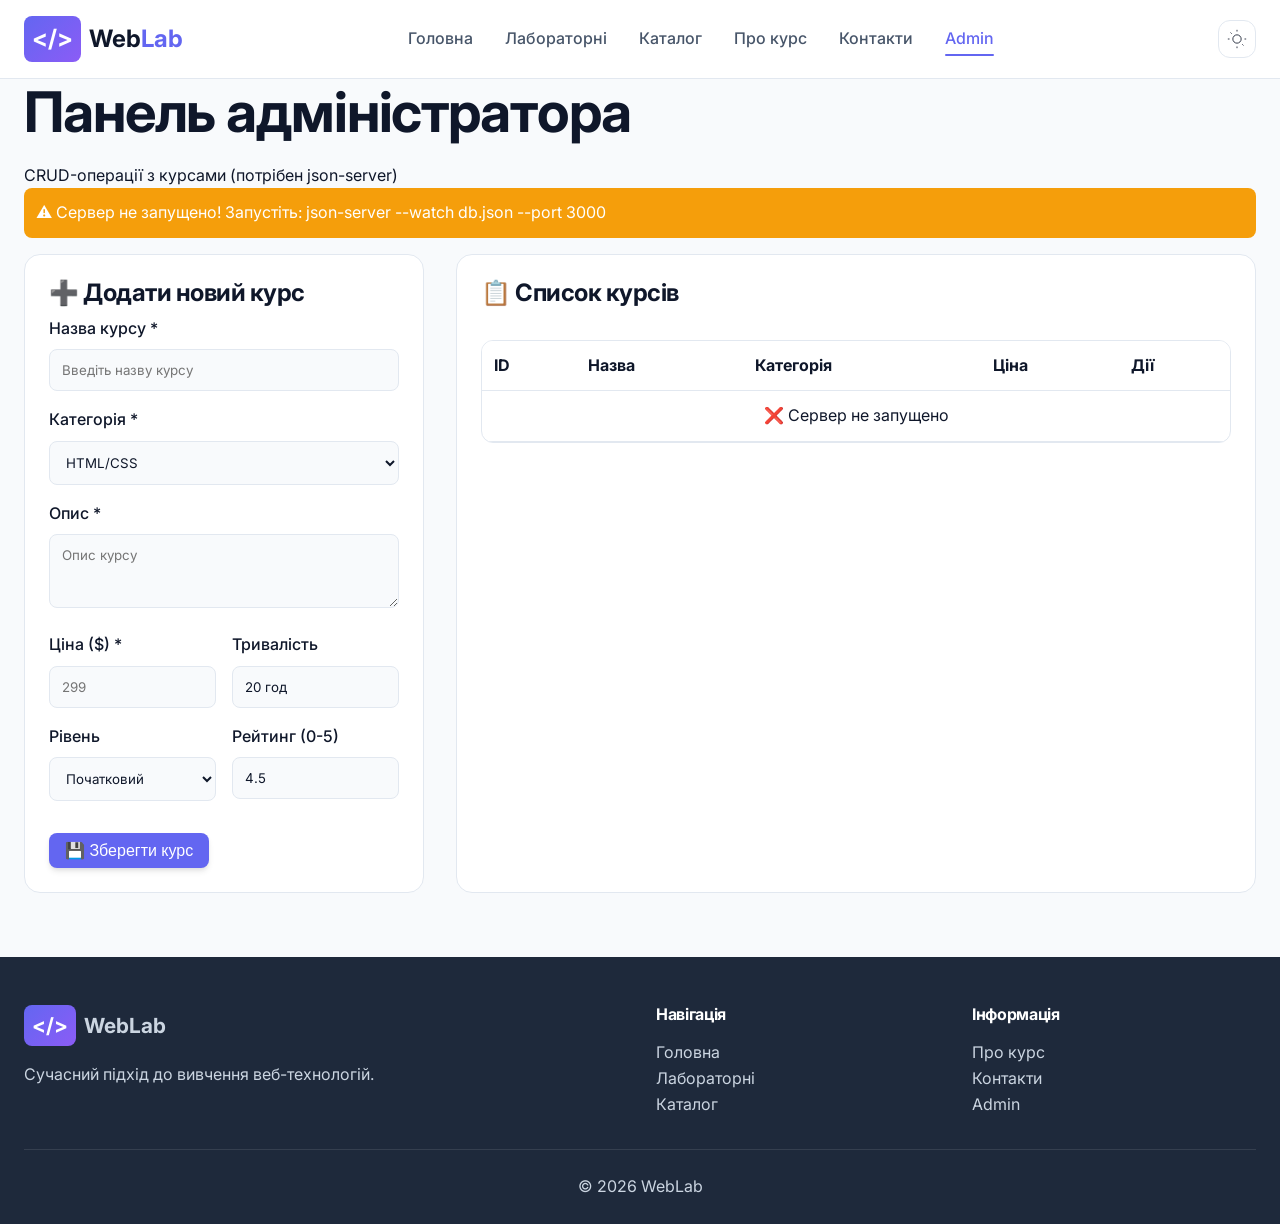
<file: lab01-html/admin.html>
<!DOCTYPE html>
<html lang="uk">
<head>
    <meta charset="UTF-8">
    <meta name="viewport" content="width=device-width, initial-scale=1.0">
    <title>Admin Panel | WebLab</title>
    <link href="https://fonts.googleapis.com/css2?family=Inter:opsz,wght@14..32,300;400;500;600;700;800&display=swap" rel="stylesheet">
    <link rel="stylesheet" href="styles/style.css">
    <link rel="stylesheet" href="styles/responsive.css">
    <script src="js/theme.js" defer></script>
    <script src="js/main.js" defer></script>
    <style>
        .admin-card { background: var(--bg-card); border-radius: 1rem; padding: 1.5rem; border: 1px solid var(--border-color); }
        .form-group { margin-bottom: 1rem; }
        .form-group label { display: block; margin-bottom: 0.5rem; font-weight: 500; }
        .form-group input, .form-group select, .form-group textarea { width: 100%; padding: 0.75rem; border: 1px solid var(--border-color); border-radius: 0.5rem; background: var(--bg-primary); color: var(--text-primary); }
        .btn { padding: 0.5rem 1rem; border-radius: 0.5rem; cursor: pointer; border: none; }
        .btn-primary { background: #6366f1; color: white; }
        .btn-danger { background: #ef4444; color: white; }
        .btn-secondary { background: #64748b; color: white; }
        .table-wrapper { overflow-x: auto; }
        .data-table { width: 100%; border-collapse: collapse; }
        .data-table th, .data-table td { padding: 0.75rem; text-align: left; border-bottom: 1px solid var(--border-color); }
        .data-table th { background: var(--bg-secondary); }
        .status-message { padding: 0.75rem; border-radius: 0.5rem; margin-bottom: 1rem; display: none; }
        .status-success { background: #10b981; color: white; display: block; }
        .status-error { background: #ef4444; color: white; display: block; }
        .status-warning { background: #f59e0b; color: white; display: block; }
        .flex-row { display: flex; gap: 1rem; flex-wrap: wrap; }
    </style>
</head>
<body>
    <header class="site-header">
        <div class="container header-container">
            <div class="logo"><a href="index.html"><span class="logo-icon">&lt;/&gt;</span><span class="logo-text">Web<span class="logo-accent">Lab</span></span></a></div>
            <nav class="nav-desktop">
                <ul class="nav-list">
                    <li><a href="index.html" class="nav-link">Головна</a></li>
                    <li><a href="labs.html" class="nav-link">Лабораторні</a></li>
                    <li><a href="catalog.html" class="nav-link">Каталог</a></li>
                    <li><a href="pages/about.html" class="nav-link">Про курс</a></li>
                    <li><a href="pages/contact.html" class="nav-link">Контакти</a></li>
                    <li><a href="admin.html" class="nav-link active">Admin</a></li>
                </ul>
            </nav>
            <div class="header-actions">
                <button class="theme-toggle" id="themeToggle">
                    <svg class="sun-icon" width="20" height="20" viewBox="0 0 24 24" fill="none" stroke="currentColor"><circle cx="12" cy="12" r="5"/><line x1="12" y1="1" x2="12" y2="3"/><line x1="12" y1="21" x2="12" y2="23"/><line x1="4.22" y1="4.22" x2="5.64" y2="5.64"/><line x1="18.36" y1="18.36" x2="19.78" y2="19.78"/><line x1="1" y1="12" x2="3" y2="12"/><line x1="21" y1="12" x2="23" y2="12"/></svg>
                    <svg class="moon-icon" width="20" height="20" viewBox="0 0 24 24" fill="none" stroke="currentColor"><path d="M21 12.79A9 9 0 1 1 11.21 3 7 7 0 0 0 21 12.79z"/></svg>
                </button>
                <button class="burger-menu" id="burgerMenu"><span></span><span></span><span></span></button>
            </div>
        </div>
        <div class="mobile-nav" id="mobileNav">
            <div class="mobile-nav-container">
                <ul class="mobile-nav-list">
                    <li><a href="index.html" class="mobile-nav-link">Головна</a></li>
                    <li><a href="labs.html" class="mobile-nav-link">Лабораторні</a></li>
                    <li><a href="catalog.html" class="mobile-nav-link">Каталог</a></li>
                    <li><a href="pages/about.html" class="mobile-nav-link">Про курс</a></li>
                    <li><a href="pages/contact.html" class="mobile-nav-link">Контакти</a></li>
                    <li><a href="admin.html" class="mobile-nav-link active">Admin</a></li>
                </ul>
            </div>
        </div>
    </header>

    <main>
        <section class="page-header">
            <div class="container">
                <h1>Панель <span class="highlight">адміністратора</span></h1>
                <p>CRUD-операції з курсами (потрібен json-server)</p>
            </div>
        </section>

        <section class="admin-section">
            <div class="container">
                <div id="statusMessage" class="status-message"></div>
                
                <div class="flex-row" style="display: grid; grid-template-columns: 1fr 2fr; gap: 2rem;">
                    <!-- Форма додавання/редагування -->
                    <div class="admin-card">
                        <h3 id="formTitle">➕ Додати новий курс</h3>
                        <form id="courseForm">
                            <input type="hidden" id="editId" value="">
                            
                            <div class="form-group">
                                <label for="title">Назва курсу *</label>
                                <input type="text" id="title" required placeholder="Введіть назву курсу">
                            </div>
                            
                            <div class="form-group">
                                <label for="category">Категорія *</label>
                                <select id="category" required>
                                    <option value="html">HTML/CSS</option>
                                    <option value="css">CSS</option>
                                    <option value="js">JavaScript</option>
                                    <option value="react">React</option>
                                    <option value="vue">Vue.js</option>
                                    <option value="backend">Node.js/Backend</option>
                                </select>
                            </div>
                            
                            <div class="form-group">
                                <label for="description">Опис *</label>
                                <textarea id="description" rows="3" required placeholder="Опис курсу"></textarea>
                            </div>
                            
                            <div class="flex-row" style="display: grid; grid-template-columns: 1fr 1fr; gap: 1rem;">
                                <div class="form-group">
                                    <label for="price">Ціна ($) *</label>
                                    <input type="number" id="price" required placeholder="299">
                                </div>
                                <div class="form-group">
                                    <label for="duration">Тривалість</label>
                                    <input type="text" id="duration" placeholder="20 год" value="20 год">
                                </div>
                            </div>
                            
                            <div class="flex-row" style="display: grid; grid-template-columns: 1fr 1fr; gap: 1rem;">
                                <div class="form-group">
                                    <label for="level">Рівень</label>
                                    <select id="level">
                                        <option value="Початковий">Початковий</option>
                                        <option value="Середній">Середній</option>
                                        <option value="Просунутий">Просунутий</option>
                                    </select>
                                </div>
                                <div class="form-group">
                                    <label for="rating">Рейтинг (0-5)</label>
                                    <input type="number" id="rating" step="0.1" min="0" max="5" value="4.5">
                                </div>
                            </div>
                            
                            <div class="flex-row" style="margin-top: 1rem; gap: 1rem;">
                                <button type="submit" class="btn btn-primary" id="submitBtn">💾 Зберегти курс</button>
                                <button type="button" class="btn btn-secondary" id="cancelBtn" style="display: none;">❌ Скасувати</button>
                            </div>
                        </form>
                    </div>

                    <!-- Таблиця з курсами -->
                    <div class="admin-card">
                        <h3>📋 Список курсів</h3>
                        <div class="table-wrapper">
                            <table class="data-table">
                                <thead>
                                    <tr><th>ID</th><th>Назва</th><th>Категорія</th><th>Ціна</th><th>Дії</th></tr>
                                </thead>
                                <tbody id="coursesTableBody">
                                    <tr><td colspan="5" style="text-align: center;">⏳ Завантаження...</td></tr>
                                </tbody>
                            </table>
                        </div>
                    </div>
                </div>
            </div>
        </section>
    </main>

    <footer class="site-footer">
        <div class="container">
            <div class="footer-content">
                <div class="footer-info"><div class="footer-logo"><span class="logo-icon">&lt;/&gt;</span><span>WebLab</span></div><p>Сучасний підхід до вивчення веб-технологій.</p></div>
                <div class="footer-links">
                    <div class="footer-column"><h4>Навігація</h4><ul><li><a href="index.html">Головна</a></li><li><a href="labs.html">Лабораторні</a></li><li><a href="catalog.html">Каталог</a></li></ul></div>
                    <div class="footer-column"><h4>Інформація</h4><ul><li><a href="pages/about.html">Про курс</a></li><li><a href="pages/contact.html">Контакти</a></li><li><a href="admin.html">Admin</a></li></ul></div>
                </div>
            </div>
            <div class="footer-bottom"><p>&copy; <span id="footerYear"></span> WebLab</p></div>
        </div>
    </footer>

    <button class="back-to-top" id="backToTop"><svg width="24" height="24" viewBox="0 0 24 24" fill="none" stroke="currentColor"><polyline points="18 15 12 9 6 15"/></svg></button>

    <script>
        // ============================================
        // КОНФІГУРАЦІЯ
        // ============================================
        const API_BASE = 'http://localhost:3000';
        const API_URL = `${API_BASE}/courses`;
        
        let courses = [];
        let editMode = false;
        let editId = null;
        
        // ============================================
        // ДОПОМІЖНІ ФУНКЦІЇ
        // ============================================
        function showMessage(text, type = 'success') {
            const msgDiv = document.getElementById('statusMessage');
            msgDiv.textContent = text;
            msgDiv.className = `status-message status-${type}`;
            setTimeout(() => {
                msgDiv.className = 'status-message';
            }, 3000);
        }
        
        function getCategoryLabel(category) {
            const labels = { html: 'HTML/CSS', css: 'CSS', js: 'JavaScript', react: 'React', vue: 'Vue.js', backend: 'Node.js' };
            return labels[category] || category;
        }
        
        // ============================================
        // ЗАВАНТАЖЕННЯ КУРСІВ
        // ============================================
        async function loadCourses() {
            const tbody = document.getElementById('coursesTableBody');
            try {
                const response = await fetch(API_URL);
                if (!response.ok) throw new Error(`HTTP ${response.status}`);
                courses = await response.json();
                renderTable();
            } catch (error) {
                tbody.innerHTML = `<tr><td colspan="5" style="text-align: center;">❌ Помилка: ${error.message}<br><small>Запустіть: json-server --watch db.json --port 3000</small></td></tr>`;
            }
        }
        
        // ============================================
        // ВІДОБРАЖЕННЯ ТАБЛИЦІ
        // ============================================
        function renderTable() {
            const tbody = document.getElementById('coursesTableBody');
            if (!courses.length) {
                tbody.innerHTML = '<tr><td colspan="5" style="text-align: center;">📭 Немає курсів. Додайте перший!</td></tr>';
                return;
            }
            
            tbody.innerHTML = courses.map(course => `
                <tr>
                    <td>${course.id}</td>
                    <td><strong>${escapeHtml(course.title)}</strong></td>
                    <td><span style="background: #e2e8f0; padding: 2px 8px; border-radius: 20px; font-size: 12px;">${getCategoryLabel(course.category)}</span></td>
                    <td>$${course.price}</td>
                    <td>
                        <button class="btn btn-primary" onclick="editCourse(${course.id})" style="padding: 4px 12px; margin-right: 5px;">✏️</button>
                        <button class="btn btn-danger" onclick="deleteCourse(${course.id})" style="padding: 4px 12px;">🗑️</button>
                    </td>
                </tr>
            `).join('');
        }
        
        function escapeHtml(str) {
            if (!str) return '';
            return str.replace(/[&<>]/g, m => m === '&' ? '&amp;' : m === '<' ? '&lt;' : '&gt;');
        }
        
        // ============================================
        // СТВОРЕННЯ КУРСУ (POST)
        // ============================================
        async function createCourse(courseData) {
            const response = await fetch(API_URL, {
                method: 'POST',
                headers: { 'Content-Type': 'application/json' },
                body: JSON.stringify(courseData)
            });
            if (!response.ok) throw new Error('Помилка створення');
            return response.json();
        }
        
        // ============================================
        // ОНОВЛЕННЯ КУРСУ (PUT)
        // ============================================
        async function updateCourse(id, courseData) {
            const response = await fetch(`${API_URL}/${id}`, {
                method: 'PUT',
                headers: { 'Content-Type': 'application/json' },
                body: JSON.stringify({ ...courseData, id })
            });
            if (!response.ok) throw new Error('Помилка оновлення');
            return response.json();
        }
        
        // ============================================
        // ВИДАЛЕННЯ КУРСУ (DELETE)
        // ============================================
        window.deleteCourse = async function(id) {
            if (!confirm(`Ви впевнені, що хочете видалити курс #${id}?`)) return;
            
            try {
                const response = await fetch(`${API_URL}/${id}`, { method: 'DELETE' });
                if (!response.ok) throw new Error('Помилка видалення');
                
                showMessage(`✅ Курс #${id} успішно видалено!`, 'success');
                await loadCourses();
                
                // Якщо видалили курс, який редагували
                if (editMode && editId === id) {
                    resetForm();
                }
            } catch (error) {
                showMessage(`❌ ${error.message}`, 'error');
            }
        };
        
        // ============================================
        // РЕДАГУВАННЯ КУРСУ
        // ============================================
        window.editCourse = function(id) {
            const course = courses.find(c => c.id === id);
            if (!course) return;
            
            editMode = true;
            editId = id;
            
            document.getElementById('formTitle').textContent = '✏️ Редагування курсу';
            document.getElementById('editId').value = id;
            document.getElementById('title').value = course.title;
            document.getElementById('category').value = course.category;
            document.getElementById('description').value = course.description;
            document.getElementById('price').value = course.price;
            document.getElementById('duration').value = course.duration || '20 год';
            document.getElementById('level').value = course.level || 'Середній';
            document.getElementById('rating').value = course.rating || 4.5;
            document.getElementById('submitBtn').textContent = '💾 Оновити курс';
            document.getElementById('cancelBtn').style.display = 'inline-block';
        };
        
        // ============================================
        // СКИДАННЯ ФОРМИ
        // ============================================
        function resetForm() {
            editMode = false;
            editId = null;
            
            document.getElementById('courseForm').reset();
            document.getElementById('formTitle').textContent = '➕ Додати новий курс';
            document.getElementById('editId').value = '';
            document.getElementById('submitBtn').textContent = '💾 Зберегти курс';
            document.getElementById('cancelBtn').style.display = 'none';
            document.getElementById('duration').value = '20 год';
            document.getElementById('rating').value = '4.5';
            document.getElementById('level').value = 'Середній';
        }
        
        // ============================================
        // ОБРОБКА ВІДПРАВЛЕННЯ ФОРМИ
        // ============================================
        async function handleSubmit(event) {
            event.preventDefault();
            
            const courseData = {
                title: document.getElementById('title').value.trim(),
                category: document.getElementById('category').value,
                description: document.getElementById('description').value.trim(),
                price: parseInt(document.getElementById('price').value),
                duration: document.getElementById('duration').value || '20 год',
                level: document.getElementById('level').value,
                rating: parseFloat(document.getElementById('rating').value) || 4.5,
                students: Math.floor(Math.random() * 500) + 100
            };
            
            if (!courseData.title || !courseData.description || !courseData.price) {
                showMessage('❌ Будь ласка, заповніть обов\'язкові поля', 'error');
                return;
            }
            
            try {
                if (editMode && editId) {
                    await updateCourse(editId, courseData);
                    showMessage(`✅ Курс "${courseData.title}" оновлено!`, 'success');
                } else {
                    await createCourse(courseData);
                    showMessage(`✅ Курс "${courseData.title}" додано!`, 'success');
                }
                
                resetForm();
                await loadCourses();
                
            } catch (error) {
                showMessage(`❌ Помилка: ${error.message}`, 'error');
            }
        }
        
        // ============================================
        // ПЕРЕВІРКА СЕРВЕРА
        // ============================================
        async function checkServer() {
            try {
                const response = await fetch(API_BASE);
                if (response.ok) return true;
            } catch (e) {
                showMessage('⚠️ Сервер не запущено! Запустіть: json-server --watch db.json --port 3000', 'warning');
                document.getElementById('coursesTableBody').innerHTML = '<tr><td colspan="5" style="text-align: center;">❌ Сервер не запущено</td></tr>';
                return false;
            }
            return false;
        }
        
        // ============================================
        // ІНІЦІАЛІЗАЦІЯ
        // ============================================
        document.addEventListener('DOMContentLoaded', async () => {
            document.getElementById('courseForm').addEventListener('submit', handleSubmit);
            document.getElementById('cancelBtn').addEventListener('click', resetForm);
            
            const isRunning = await checkServer();
            if (isRunning) {
                await loadCourses();
            }
        });
    </script>
</body>
</html>
</file>
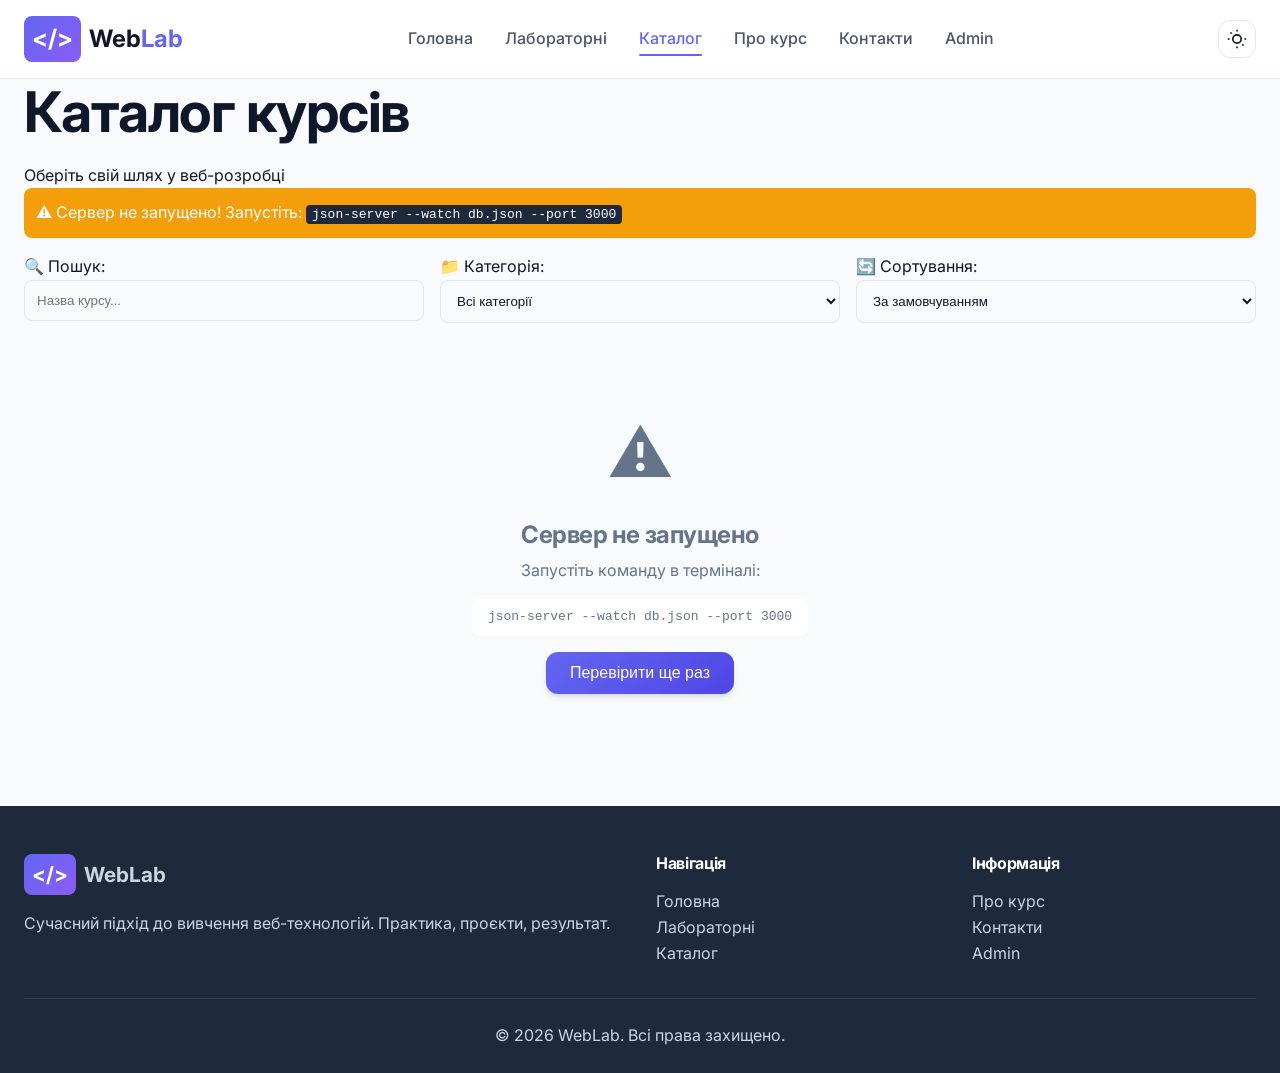
<file: lab01-html/catalog.html>
<!DOCTYPE html>
<html lang="uk">
<head>
    <meta charset="UTF-8">
    <meta name="viewport" content="width=device-width, initial-scale=1.0, viewport-fit=cover">
    <meta name="description" content="Каталог курсів з веб-програмування">
    <title>Каталог курсів | WebLab</title>
    
    <link href="https://fonts.googleapis.com/css2?family=Inter:opsz,wght@14..32,300;400;500;600;700;800&display=swap" rel="stylesheet">
    <link rel="stylesheet" href="styles/style.css">
    <link rel="stylesheet" href="styles/responsive.css">
    
    <script src="js/theme.js" defer></script>
    <script src="js/main.js" defer></script>
</head>
<body>
    <header class="site-header">
        <div class="container header-container">
            <div class="logo">
                <a href="index.html">
                    <span class="logo-icon">&lt;/&gt;</span>
                    <span class="logo-text">Web<span class="logo-accent">Lab</span></span>
                </a>
            </div>
            
            <nav class="nav-desktop">
                <ul class="nav-list">
                    <li><a href="index.html" class="nav-link">Головна</a></li>
                    <li><a href="labs.html" class="nav-link">Лабораторні</a></li>
                    <li><a href="catalog.html" class="nav-link active">Каталог</a></li>
                    <li><a href="pages/about.html" class="nav-link">Про курс</a></li>
                    <li><a href="pages/contact.html" class="nav-link">Контакти</a></li>
                    <li><a href="admin.html" class="nav-link">Admin</a></li>
                </ul>
            </nav>
            
            <div class="header-actions">
                <button class="theme-toggle" id="themeToggle" aria-label="Перемикач теми">
                    <svg class="sun-icon" width="20" height="20" viewBox="0 0 24 24" fill="none" stroke="currentColor" stroke-width="2">
                        <circle cx="12" cy="12" r="5"/>
                        <line x1="12" y1="1" x2="12" y2="3"/>
                        <line x1="12" y1="21" x2="12" y2="23"/>
                        <line x1="4.22" y1="4.22" x2="5.64" y2="5.64"/>
                        <line x1="18.36" y1="18.36" x2="19.78" y2="19.78"/>
                        <line x1="1" y1="12" x2="3" y2="12"/>
                        <line x1="21" y1="12" x2="23" y2="12"/>
                    </svg>
                    <svg class="moon-icon" width="20" height="20" viewBox="0 0 24 24" fill="none" stroke="currentColor" stroke-width="2">
                        <path d="M21 12.79A9 9 0 1 1 11.21 3 7 7 0 0 0 21 12.79z"/>
                    </svg>
                </button>
                <button class="burger-menu" id="burgerMenu" aria-label="Меню">
                    <span></span><span></span><span></span>
                </button>
            </div>
        </div>
        
        <div class="mobile-nav" id="mobileNav">
            <div class="mobile-nav-container">
                <ul class="mobile-nav-list">
                    <li><a href="index.html" class="mobile-nav-link">Головна</a></li>
                    <li><a href="labs.html" class="mobile-nav-link">Лабораторні</a></li>
                    <li><a href="catalog.html" class="mobile-nav-link active">Каталог</a></li>
                    <li><a href="pages/about.html" class="mobile-nav-link">Про курс</a></li>
                    <li><a href="pages/contact.html" class="mobile-nav-link">Контакти</a></li>
                    <li><a href="admin.html" class="mobile-nav-link">Admin</a></li>
                </ul>
            </div>
        </div>
    </header>

    <main>
        <section class="page-header">
            <div class="container">
                <h1>Каталог <span class="highlight">курсів</span></h1>
                <p>Оберіть свій шлях у веб-розробці</p>
            </div>
        </section>

        <section class="catalog-section">
            <div class="container">
                <!-- Статус підключення до сервера -->
                <div id="serverStatus" style="margin-bottom: 1rem; padding: 0.75rem; border-radius: 0.5rem; display: none;"></div>
                
                <!-- Фільтри -->
                <div class="labs-filters">
                    <div class="filter-group">
                        <label for="searchInput">🔍 Пошук:</label>
                        <input type="text" id="searchInput" placeholder="Назва курсу..." class="search-input">
                    </div>
                    <div class="filter-group">
                        <label for="categorySelect">📁 Категорія:</label>
                        <select id="categorySelect" class="filter-select">
                            <option value="all">Всі категорії</option>
                            <option value="html">HTML/CSS</option>
                            <option value="css">CSS</option>
                            <option value="js">JavaScript</option>
                            <option value="react">React</option>
                            <option value="vue">Vue.js</option>
                            <option value="backend">Backend</option>
                        </select>
                    </div>
                    <div class="filter-group">
                        <label for="sortSelect">🔄 Сортування:</label>
                        <select id="sortSelect" class="filter-select">
                            <option value="default">За замовчуванням</option>
                            <option value="price-asc">Ціна: низька → висока</option>
                            <option value="price-desc">Ціна: висока → низька</option>
                            <option value="rating">За рейтингом</option>
                        </select>
                    </div>
                </div>

                <!-- Сітка курсів -->
                <div id="catalogGrid" class="labs-grid">
                    <div class="empty-state">⏳ Завантаження курсів...</div>
                </div>
            </div>
        </section>
    </main>

    <footer class="site-footer">
        <div class="container">
            <div class="footer-content">
                <div class="footer-info">
                    <div class="footer-logo"><span class="logo-icon">&lt;/&gt;</span><span>WebLab</span></div>
                    <p>Сучасний підхід до вивчення веб-технологій. Практика, проєкти, результат.</p>
                </div>
                <div class="footer-links">
                    <div class="footer-column">
                        <h4>Навігація</h4>
                        <ul>
                            <li><a href="index.html">Головна</a></li>
                            <li><a href="labs.html">Лабораторні</a></li>
                            <li><a href="catalog.html">Каталог</a></li>
                        </ul>
                    </div>
                    <div class="footer-column">
                        <h4>Інформація</h4>
                        <ul>
                            <li><a href="pages/about.html">Про курс</a></li>
                            <li><a href="pages/contact.html">Контакти</a></li>
                            <li><a href="admin.html">Admin</a></li>
                        </ul>
                    </div>
                </div>
            </div>
            <div class="footer-bottom">
                <p>&copy; <span id="footerYear"></span> WebLab. Всі права захищено.</p>
            </div>
        </div>
    </footer>

    <button class="back-to-top" id="backToTop" aria-label="Наверх">
        <svg width="24" height="24" viewBox="0 0 24 24" fill="none" stroke="currentColor" stroke-width="2"><polyline points="18 15 12 9 6 15"/></svg>
    </button>

    <script>
        // ============================================
        // API URL (json-server)
        // ============================================
        const API_URL = 'http://localhost:3000/courses';
        
        let allCourses = [];
        
        // ============================================
        // ОТРИМАННЯ СТИЛІВ ДЛЯ КАТЕГОРІЙ
        // ============================================
        function getCategoryClass(category) {
            const classes = {
                'html': 'badge-html',
                'css': 'badge-html',
                'js': 'badge-js',
                'react': 'badge-react',
                'vue': 'badge-react',
                'backend': 'badge-js'
            };
            return classes[category] || 'badge-html';
        }

        function getCategoryLabel(category) {
            const labels = {
                'html': 'HTML/CSS',
                'css': 'HTML/CSS',
                'js': 'JavaScript',
                'react': 'React',
                'vue': 'Vue.js',
                'backend': 'Node.js'
            };
            return labels[category] || category.toUpperCase();
        }
        
        // ============================================
        // ПЕРЕВІРКА СЕРВЕРА
        // ============================================
        async function checkServer() {
            const statusDiv = document.getElementById('serverStatus');
            try {
                const response = await fetch('http://localhost:3000');
                if (response.ok) {
                    statusDiv.style.display = 'none';
                    return true;
                }
            } catch (e) {
                statusDiv.innerHTML = '⚠️ Сервер не запущено! Запустіть: <code style="background:#1e293b; padding:2px 6px; border-radius:4px;">json-server --watch db.json --port 3000</code>';
                statusDiv.style.display = 'block';
                statusDiv.style.background = '#f59e0b';
                statusDiv.style.color = '#fff';
                return false;
            }
            return false;
        }
        
        // ============================================
        // ЗАВАНТАЖЕННЯ КУРСІВ З СЕРВЕРА
        // ============================================
        async function loadCourses() {
            const grid = document.getElementById('catalogGrid');
            
            try {
                grid.innerHTML = '<div class="empty-state">⏳ Завантаження курсів з сервера...</div>';
                
                const response = await fetch(API_URL);
                if (!response.ok) throw new Error(`HTTP ${response.status}`);
                
                allCourses = await response.json();
                console.log('✅ Завантажено курсів:', allCourses.length);
                
                filterAndRender();
                
            } catch (error) {
                console.error('Помилка:', error);
                grid.innerHTML = `
                    <div class="empty-state" style="grid-column: 1/-1; text-align: center; padding: 3rem;">
                        <div style="font-size: 4rem; margin-bottom: 1rem;">❌</div>
                        <h3>Помилка завантаження даних</h3>
                        <p style="color: var(--text-muted); margin-bottom: 1rem;">${error.message}</p>
                        <button class="btn btn-primary" onclick="location.reload()">Спробувати знову</button>
                    </div>
                `;
            }
        }
        
        // ============================================
        // РЕНДЕРИНГ КАРТОК КУРСІВ
        // ============================================
        function renderCourses(courses) {
            const grid = document.getElementById('catalogGrid');
            
            if (!courses || courses.length === 0) {
                grid.innerHTML = `
                    <div class="empty-state" style="grid-column: 1/-1; text-align: center; padding: 3rem;">
                        <div style="font-size: 4rem; margin-bottom: 1rem;">😢</div>
                        <h3>Курсів не знайдено</h3>
                        <p style="color: var(--text-muted); margin-bottom: 1rem;">Спробуйте змінити параметри пошуку або фільтрації</p>
                        <button class="btn btn-primary" id="resetAllFilters">Скинути всі фільтри</button>
                    </div>
                `;
                
                const resetBtn = document.getElementById('resetAllFilters');
                if (resetBtn) {
                    resetBtn.addEventListener('click', () => {
                        document.getElementById('searchInput').value = '';
                        document.getElementById('categorySelect').value = 'all';
                        document.getElementById('sortSelect').value = 'default';
                        filterAndRender();
                    });
                }
                return;
            }
            
            grid.innerHTML = courses.map(course => `
                <div class="lab-card" data-id="${course.id}">
                    <div style="display: flex; justify-content: space-between; align-items: center; margin-bottom: 1rem;">
                        <span class="lab-badge ${getCategoryClass(course.category)}">${getCategoryLabel(course.category)}</span>
                        <div style="display: flex; align-items: center; gap: 4px;">
                            <span style="color: #fbbf24;">★</span>
                            <span style="color: var(--text-muted); font-size: 0.875rem;">${course.rating || 4.5}</span>
                        </div>
                    </div>
                    <h3 style="margin-bottom: 0.5rem; font-size: 1.25rem;">${escapeHtml(course.title)}</h3>
                    <p style="color: var(--text-secondary); font-size: 0.875rem; line-height: 1.5; margin-bottom: 1rem;">${escapeHtml(course.description)}</p>
                    <div style="display: flex; justify-content: space-between; align-items: center; margin-bottom: 1rem;">
                        <div>
                            <span style="color: var(--accent-primary); font-weight: 700; font-size: 1.5rem;">$${course.price}</span>
                            <span style="color: var(--text-muted); font-size: 0.75rem;"> / ${course.duration || '20 год'}</span>
                        </div>
                        <div style="color: var(--text-muted); font-size: 0.75rem;">
                            👨‍🎓 ${course.students || 0}
                        </div>
                    </div>
                    <div style="display: flex; gap: 0.5rem;">
                        <button class="btn btn-primary" style="flex: 1; padding: 0.5rem;" onclick="showCourseDetails(${course.id})">
                            Детальніше
                        </button>
                        <button class="btn btn-secondary" style="padding: 0.5rem 0.75rem;" onclick="addToFavorites(${course.id})">
                            ❤️
                        </button>
                    </div>
                </div>
            `).join('');
        }
        
        // ============================================
        // ЗАХИСТ ВІД XSS
        // ============================================
        function escapeHtml(str) {
            if (!str) return '';
            return str.replace(/[&<>]/g, function(m) {
                if (m === '&') return '&amp;';
                if (m === '<') return '&lt;';
                if (m === '>') return '&gt;';
                return m;
            });
        }
        
        // ============================================
        // ПОКАЗ ДЕТАЛЕЙ КУРСУ
        // ============================================
        window.showCourseDetails = function(courseId) {
            const course = allCourses.find(c => c.id === courseId);
            if (!course) return;
            
            const modal = document.createElement('div');
            modal.className = 'custom-modal';
            modal.style.cssText = `
                position: fixed;
                top: 0;
                left: 0;
                width: 100%;
                height: 100%;
                background: rgba(0,0,0,0.7);
                display: flex;
                align-items: center;
                justify-content: center;
                z-index: 2000;
                backdrop-filter: blur(4px);
            `;
            
            modal.innerHTML = `
                <div style="background: var(--bg-card); border-radius: 1.5rem; max-width: 500px; width: 90%; padding: 2rem; position: relative; animation: modalSlideIn 0.3s ease;">
                    <button onclick="this.closest('.custom-modal').remove()" style="position: absolute; top: 1rem; right: 1rem; background: none; border: none; font-size: 1.5rem; cursor: pointer; color: var(--text-primary);">&times;</button>
                    <h2 style="margin-bottom: 1rem;">${escapeHtml(course.title)}</h2>
                    <div style="margin-bottom: 1rem;">
                        <span class="lab-badge ${getCategoryClass(course.category)}">${getCategoryLabel(course.category)}</span>
                    </div>
                    <p style="margin-bottom: 1rem; line-height: 1.6;">${escapeHtml(course.description)}</p>
                    <div style="display: grid; grid-template-columns: 1fr 1fr; gap: 1rem; margin-bottom: 1.5rem;">
                        <div><strong>💰 Ціна:</strong> $${course.price}</div>
                        <div><strong>⏱ Тривалість:</strong> ${course.duration || '20 год'}</div>
                        <div><strong>📊 Рівень:</strong> ${course.level || 'Середній'}</div>
                        <div><strong>⭐ Рейтинг:</strong> ${course.rating || 4.5} / 5</div>
                        <div><strong>👨‍🎓 Студентів:</strong> ${course.students || 0}</div>
                    </div>
                    <button class="btn btn-primary" style="width: 100%;" onclick="this.closest('.custom-modal').remove()">Закрити</button>
                </div>
            `;
            
            document.body.appendChild(modal);
            modal.addEventListener('click', (e) => {
                if (e.target === modal) modal.remove();
            });
        };
        
        // ============================================
        // ДОДАВАННЯ В ОБРАНЕ
        // ============================================
        window.addToFavorites = function(courseId) {
            let favorites = JSON.parse(localStorage.getItem('weblab_favorites') || '[]');
            
            if (!favorites.includes(courseId)) {
                favorites.push(courseId);
                localStorage.setItem('weblab_favorites', JSON.stringify(favorites));
                showToast('✅ Курс додано до обраного!', 'success');
            } else {
                favorites = favorites.filter(id => id !== courseId);
                localStorage.setItem('weblab_favorites', JSON.stringify(favorites));
                showToast('❌ Курс видалено з обраного', 'info');
            }
        };
        
        // ============================================
        // ПОКАЗ ПОВІДОМЛЕННЯ
        // ============================================
        function showToast(message, type = 'success') {
            const toast = document.createElement('div');
            toast.textContent = message;
            toast.style.cssText = `
                position: fixed;
                bottom: 80px;
                right: 20px;
                background: ${type === 'success' ? '#10b981' : '#3b82f6'};
                color: white;
                padding: 12px 20px;
                border-radius: 12px;
                z-index: 2001;
                animation: slideInRight 0.3s ease;
                box-shadow: 0 4px 12px rgba(0,0,0,0.15);
                font-size: 14px;
            `;
            document.body.appendChild(toast);
            setTimeout(() => toast.remove(), 2500);
        }
        
        // ============================================
        // ФІЛЬТРАЦІЯ ТА СОРТУВАННЯ
        // ============================================
        function filterAndRender() {
            let filtered = [...allCourses];
            
            const searchTerm = document.getElementById('searchInput')?.value.toLowerCase() || '';
            if (searchTerm) {
                filtered = filtered.filter(course => 
                    course.title.toLowerCase().includes(searchTerm) || 
                    course.description.toLowerCase().includes(searchTerm)
                );
            }
            
            const category = document.getElementById('categorySelect')?.value || 'all';
            if (category !== 'all') {
                filtered = filtered.filter(course => course.category === category);
            }
            
            const sortBy = document.getElementById('sortSelect')?.value || 'default';
            switch (sortBy) {
                case 'price-asc':
                    filtered.sort((a, b) => a.price - b.price);
                    break;
                case 'price-desc':
                    filtered.sort((a, b) => b.price - a.price);
                    break;
                case 'rating':
                    filtered.sort((a, b) => (b.rating || 0) - (a.rating || 0));
                    break;
                default:
                    filtered.sort((a, b) => a.id - b.id);
            }
            
            renderCourses(filtered);
        }
        
        // ============================================
        // ІНІЦІАЛІЗАЦІЯ
        // ============================================
        document.addEventListener('DOMContentLoaded', async () => {
            const isServerRunning = await checkServer();
            
            if (isServerRunning) {
                await loadCourses();
            } else {
                document.getElementById('catalogGrid').innerHTML = `
                    <div class="empty-state" style="grid-column: 1/-1; text-align: center; padding: 3rem;">
                        <div style="font-size: 4rem; margin-bottom: 1rem;">⚠️</div>
                        <h3>Сервер не запущено</h3>
                        <p style="color: var(--text-muted); margin-bottom: 1rem;">Запустіть команду в терміналі:</p>
                        <code style="background: var(--bg-secondary); padding: 0.5rem 1rem; border-radius: 0.5rem; display: inline-block; margin-bottom: 1rem;">json-server --watch db.json --port 3000</code>
                        <br>
                        <button class="btn btn-primary" onclick="location.reload()">Перевірити ще раз</button>
                    </div>
                `;
            }
            
            const searchInput = document.getElementById('searchInput');
            const categorySelect = document.getElementById('categorySelect');
            const sortSelect = document.getElementById('sortSelect');
            
            if (searchInput) searchInput.addEventListener('input', filterAndRender);
            if (categorySelect) categorySelect.addEventListener('change', filterAndRender);
            if (sortSelect) sortSelect.addEventListener('change', filterAndRender);
        });
        
        // Додаємо анімацію
        const style = document.createElement('style');
        style.textContent = `
            @keyframes modalSlideIn {
                from { transform: translateY(-30px); opacity: 0; }
                to { transform: translateY(0); opacity: 1; }
            }
            @keyframes slideInRight {
                from { transform: translateX(100%); opacity: 0; }
                to { transform: translateX(0); opacity: 1; }
            }
        `;
        document.head.appendChild(style);
    </script>
</body>
</html>
</file>
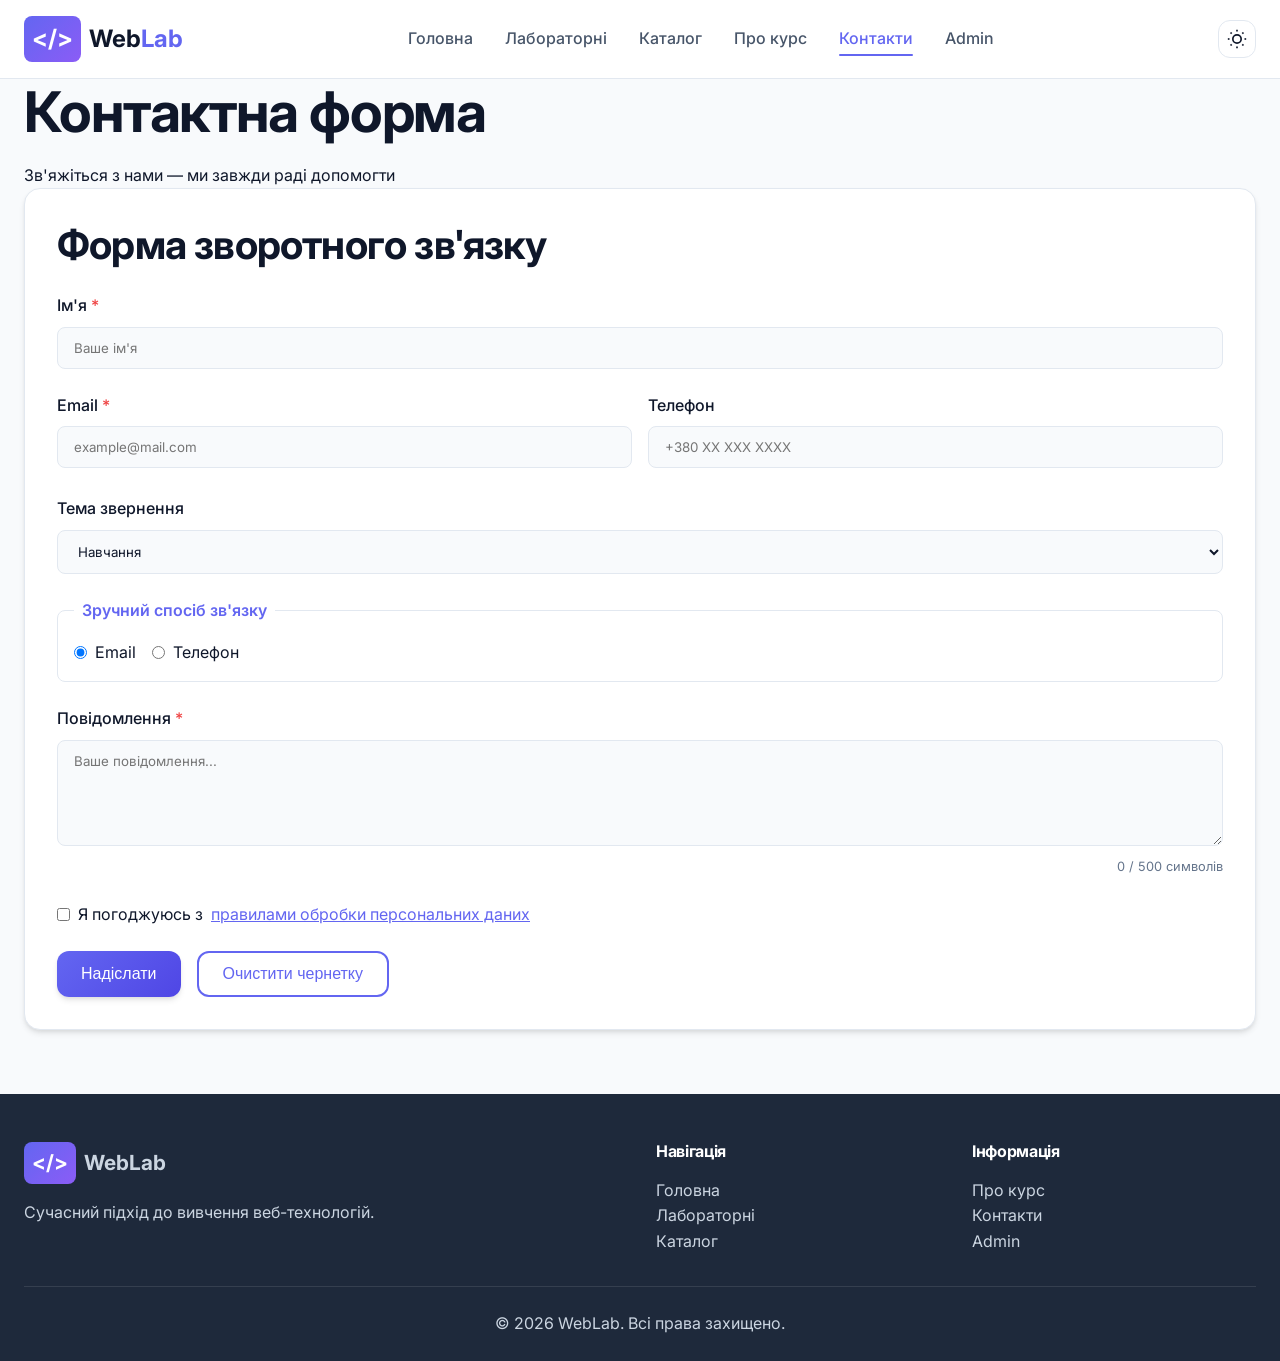
<file: lab01-html/pages/contact.html>
<!DOCTYPE html>
<html lang="uk">
<head>
    <meta charset="UTF-8">
    <meta name="viewport" content="width=device-width, initial-scale=1.0, viewport-fit=cover">
    <meta name="description" content="Форма зворотного зв'язку для зв'язку з нами">
    <title>Контакти | WebLab</title>
    <link href="https://fonts.googleapis.com/css2?family=Inter:opsz,wght@14..32,300;14..32,400;14..32,500;14..32,600;14..32,700;14..32,800&display=swap" rel="stylesheet">
    <link rel="stylesheet" href="../styles/style.css">
    <link rel="stylesheet" href="../styles/responsive.css">
    <script src="../js/theme.js" defer></script>
    <script src="../js/main.js" defer></script>
    <script src="../js/contact.js" defer></script>
</head>
<body>
    <header class="site-header">
        <div class="container header-container">
            <div class="logo"><a href="../index.html"><span class="logo-icon">&lt;/&gt;</span><span class="logo-text">Web<span class="logo-accent">Lab</span></span></a></div>
            <nav class="nav-desktop">
                <ul class="nav-list">
                    <li><a href="../index.html" class="nav-link">Головна</a></li>
                    <li><a href="../labs.html" class="nav-link">Лабораторні</a></li>
                    <li><a href="../catalog.html" class="nav-link">Каталог</a></li>
                    <li><a href="about.html" class="nav-link">Про курс</a></li>
                    <li><a href="contact.html" class="nav-link active">Контакти</a></li>
                    <li><a href="../admin.html" class="nav-link">Admin</a></li>
                </ul>
            </nav>
            <div class="header-actions">
                <button class="theme-toggle" id="themeToggle" aria-label="Перемикач теми">
                    <svg class="sun-icon" width="20" height="20" viewBox="0 0 24 24" fill="none" stroke="currentColor" stroke-width="2"><circle cx="12" cy="12" r="5"/><line x1="12" y1="1" x2="12" y2="3"/><line x1="12" y1="21" x2="12" y2="23"/><line x1="4.22" y1="4.22" x2="5.64" y2="5.64"/><line x1="18.36" y1="18.36" x2="19.78" y2="19.78"/><line x1="1" y1="12" x2="3" y2="12"/><line x1="21" y1="12" x2="23" y2="12"/><line x1="4.22" y1="19.78" x2="5.64" y2="18.36"/><line x1="18.36" y1="5.64" x2="19.78" y2="4.22"/></svg>
                    <svg class="moon-icon" width="20" height="20" viewBox="0 0 24 24" fill="none" stroke="currentColor" stroke-width="2"><path d="M21 12.79A9 9 0 1 1 11.21 3 7 7 0 0 0 21 12.79z"/></svg>
                </button>
                <button class="burger-menu" id="burgerMenu" aria-label="Меню"><span></span><span></span><span></span></button>
            </div>
        </div>
        <div class="mobile-nav" id="mobileNav">
            <div class="mobile-nav-container">
                <ul class="mobile-nav-list">
                    <li><a href="../index.html" class="mobile-nav-link">Головна</a></li>
                    <li><a href="../labs.html" class="mobile-nav-link">Лабораторні</a></li>
                    <li><a href="../catalog.html" class="mobile-nav-link">Каталог</a></li>
                    <li><a href="about.html" class="mobile-nav-link">Про курс</a></li>
                    <li><a href="contact.html" class="mobile-nav-link active">Контакти</a></li>
                    <li><a href="../admin.html" class="mobile-nav-link">Admin</a></li>
                </ul>
            </div>
        </div>
    </header>

    <main>
        <section class="page-header">
            <div class="container">
                <h1>Контактна <span class="highlight">форма</span></h1>
                <p>Зв'яжіться з нами — ми завжди раді допомогти</p>
            </div>
        </section>

        <section class="contact-form-section">
            <div class="container">
                <div class="form-card">
                    <h2 style="margin-bottom: 1.5rem;">Форма зворотного зв'язку</h2>
                    
                    <div id="formSuccess" class="success-message" style="display: none;"></div>
                    
                    <form id="contactForm" method="GET" action="#">
                        <div class="form-group">
                            <label for="name">Ім'я <span style="color: var(--accent-danger);">*</span></label>
                            <input type="text" id="name" name="name" required minlength="2" maxlength="50" placeholder="Ваше ім'я">
                            <div class="error-message" id="nameError"></div>
                        </div>
                        
                        <div class="form-row">
                            <div class="form-group">
                                <label for="email">Email <span style="color: var(--accent-danger);">*</span></label>
                                <input type="email" id="email" name="email" required placeholder="example@mail.com">
                                <div class="error-message" id="emailError"></div>
                            </div>
                            <div class="form-group">
                                <label for="phone">Телефон</label>
                                <input type="tel" id="phone" name="phone" placeholder="+380 XX XXX XXXX">
                                <div class="error-message" id="phoneError"></div>
                            </div>
                        </div>
                        
                        <div class="form-group">
                            <label for="topic">Тема звернення</label>
                            <select id="topic" name="topic">
                                <option value="study">Навчання</option>
                                <option value="cooperation">Співпраця</option>
                                <option value="support">Техпідтримка</option>
                                <option value="other">Інше</option>
                            </select>
                        </div>
                        
                        <fieldset class="fieldset">
                            <legend>Зручний спосіб зв'язку</legend>
                            <div class="radio-group">
                                <label><input type="radio" name="contactWay" value="email" checked> Email</label>
                                <label><input type="radio" name="contactWay" value="phone"> Телефон</label>
                            </div>
                        </fieldset>
                        
                        <div class="form-group">
                            <label for="message">Повідомлення <span style="color: var(--accent-danger);">*</span></label>
                            <textarea id="message" name="message" rows="5" required minlength="10" maxlength="500" placeholder="Ваше повідомлення..."></textarea>
                            <div class="error-message" id="messageError"></div>
                            <div style="text-align: right; font-size: 0.8rem; color: var(--text-muted);">
                                <span id="charCount">0</span> / 500 символів
                            </div>
                        </div>
                        
                        <div class="checkbox-group">
                            <label>
                                <input type="checkbox" id="agreement" name="agreement" required>
                                Я погоджуюсь з <a href="#" style="color: var(--accent-primary);">правилами обробки персональних даних</a>
                            </label>
                        </div>
                        
                        <div style="display: flex; gap: 1rem; margin-top: 1.5rem;">
                            <button type="submit" class="btn btn-primary">Надіслати</button>
                            <button type="reset" class="btn btn-secondary" id="clearDraft">Очистити чернетку</button>
                        </div>
                    </form>
                </div>
            </div>
        </section>
    </main>

    <footer class="site-footer">
        <div class="container">
            <div class="footer-content">
                <div class="footer-info"><div class="footer-logo"><span class="logo-icon">&lt;/&gt;</span><span>WebLab</span></div><p>Сучасний підхід до вивчення веб-технологій.</p></div>
                <div class="footer-links">
                    <div class="footer-column"><h4>Навігація</h4><ul><li><a href="../index.html">Головна</a></li><li><a href="../labs.html">Лабораторні</a></li><li><a href="../catalog.html">Каталог</a></li></ul></div>
                    <div class="footer-column"><h4>Інформація</h4><ul><li><a href="about.html">Про курс</a></li><li><a href="contact.html">Контакти</a></li><li><a href="../admin.html">Admin</a></li></ul></div>
                </div>
            </div>
            <div class="footer-bottom"><p>&copy; <span id="footerYear"></span> WebLab. Всі права захищено.</p></div>
        </div>
    </footer>

    <button class="back-to-top" id="backToTop" aria-label="Наверх"><svg width="24" height="24" viewBox="0 0 24 24" fill="none" stroke="currentColor" stroke-width="2"><polyline points="18 15 12 9 6 15"/></svg></button>
</body>
</html>
</file>
<file: lab01-html/styles/style.css>
/* ============================================
   WEBLAB - Сучасний CSS фреймворк
   Темна/Світла тема, адаптивність
   ============================================ */

/* ----- CSS Variables (Light Theme Default) ----- */
:root {
    /* Кольори світлої теми */
    --bg-primary: #f8fafc;
    --bg-secondary: #ffffff;
    --bg-card: #ffffff;
    --bg-header: rgba(255, 255, 255, 0.95);
    --bg-footer: #1e293b;
    
    --text-primary: #0f172a;
    --text-secondary: #475569;
    --text-muted: #64748b;
    --text-footer: #cbd5e1;
    
    --border-color: #e2e8f0;
    --border-light: #f1f5f9;
    
    --accent-primary: #6366f1;
    --accent-primary-dark: #4f46e5;
    --accent-secondary: #8b5cf6;
    --accent-success: #10b981;
    --accent-warning: #f59e0b;
    --accent-danger: #ef4444;
    
    --shadow-sm: 0 1px 2px 0 rgba(0, 0, 0, 0.05);
    --shadow-md: 0 4px 6px -1px rgba(0, 0, 0, 0.1), 0 2px 4px -1px rgba(0, 0, 0, 0.06);
    --shadow-lg: 0 10px 15px -3px rgba(0, 0, 0, 0.1), 0 4px 6px -2px rgba(0, 0, 0, 0.05);
    --shadow-xl: 0 20px 25px -5px rgba(0, 0, 0, 0.1), 0 10px 10px -5px rgba(0, 0, 0, 0.04);
    
    --radius-sm: 0.375rem;
    --radius-md: 0.5rem;
    --radius-lg: 0.75rem;
    --radius-xl: 1rem;
    --radius-2xl: 1.5rem;
    
    --font-sans: 'Inter', system-ui, -apple-system, 'Segoe UI', Roboto, Helvetica, Arial, sans-serif;
    --transition: all 0.3s cubic-bezier(0.4, 0, 0.2, 1);
}

/* ----- Темна тема ----- */
[data-theme="dark"] {
    --bg-primary: #0f172a;
    --bg-secondary: #1e293b;
    --bg-card: #1e293b;
    --bg-header: rgba(15, 23, 42, 0.95);
    --bg-footer: #020617;
    
    --text-primary: #f1f5f9;
    --text-secondary: #cbd5e1;
    --text-muted: #94a3b8;
    --text-footer: #94a3b8;
    
    --border-color: #334155;
    --border-light: #1e293b;
    
    --accent-primary: #818cf8;
    --accent-primary-dark: #6366f1;
    --accent-secondary: #a78bfa;
    
    --shadow-sm: 0 1px 2px 0 rgba(0, 0, 0, 0.3);
    --shadow-md: 0 4px 6px -1px rgba(0, 0, 0, 0.4);
    --shadow-lg: 0 10px 15px -3px rgba(0, 0, 0, 0.4);
}

/* ----- Global Reset ----- */
*,
*::before,
*::after {
    margin: 0;
    padding: 0;
    box-sizing: border-box;
}

html {
    scroll-behavior: smooth;
}

body {
    font-family: var(--font-sans);
    background-color: var(--bg-primary);
    color: var(--text-primary);
    line-height: 1.6;
    transition: background-color 0.3s ease, color 0.3s ease;
    min-height: 100vh;
}

/* ----- Container ----- */
.container {
    max-width: 1280px;
    margin: 0 auto;
    padding: 0 1.5rem;
}

/* ----- Typography ----- */
h1, h2, h3, h4, h5, h6 {
    font-weight: 700;
    line-height: 1.2;
    letter-spacing: -0.02em;
}

h1 { font-size: 3.5rem; margin-bottom: 1rem; }
h2 { font-size: 2.5rem; margin-bottom: 0.75rem; }
h3 { font-size: 1.5rem; margin-bottom: 0.5rem; }

.section-title {
    font-size: 2rem;
    text-align: center;
    margin-bottom: 2.5rem;
    position: relative;
}

.section-title .highlight {
    color: var(--accent-primary);
    position: relative;
}

/* ----- Buttons ----- */
.btn {
    display: inline-flex;
    align-items: center;
    gap: 0.5rem;
    padding: 0.75rem 1.5rem;
    border-radius: var(--radius-lg);
    font-weight: 500;
    text-decoration: none;
    transition: var(--transition);
    cursor: pointer;
    border: none;
    font-size: 1rem;
}

.btn-primary {
    background: linear-gradient(135deg, var(--accent-primary), var(--accent-primary-dark));
    color: white;
    box-shadow: var(--shadow-md);
}

.btn-primary:hover {
    transform: translateY(-2px);
    box-shadow: var(--shadow-lg);
    filter: brightness(1.05);
}

.btn-secondary {
    background: transparent;
    color: var(--accent-primary);
    border: 2px solid var(--accent-primary);
}

.btn-secondary:hover {
    background: var(--accent-primary);
    color: white;
    transform: translateY(-2px);
}

/* ----- Header & Navigation ----- */
.site-header {
    position: sticky;
    top: 0;
    background: var(--bg-header);
    backdrop-filter: blur(10px);
    border-bottom: 1px solid var(--border-color);
    z-index: 1000;
    transition: var(--transition);
}

.header-container {
    display: flex;
    justify-content: space-between;
    align-items: center;
    padding: 1rem 1.5rem;
}

.logo a {
    display: flex;
    align-items: center;
    gap: 0.5rem;
    text-decoration: none;
    font-size: 1.5rem;
    font-weight: 700;
}

.logo-icon {
    background: linear-gradient(135deg, var(--accent-primary), var(--accent-secondary));
    padding: 0.25rem 0.5rem;
    border-radius: var(--radius-md);
    color: white;
}

.logo-text { color: var(--text-primary); }
.logo-accent { color: var(--accent-primary); }

/* Desktop Navigation */
.nav-desktop .nav-list {
    display: flex;
    gap: 2rem;
    list-style: none;
}

.nav-link {
    text-decoration: none;
    color: var(--text-secondary);
    font-weight: 500;
    transition: var(--transition);
    position: relative;
}

.nav-link:hover,
.nav-link.active {
    color: var(--accent-primary);
}

.nav-link.active::after {
    content: '';
    position: absolute;
    bottom: -0.5rem;
    left: 0;
    width: 100%;
    height: 2px;
    background: var(--accent-primary);
    border-radius: 2px;
}

/* Header Actions */
.header-actions {
    display: flex;
    align-items: center;
    gap: 1rem;
}

/* Theme Toggle Button */
.theme-toggle {
    background: var(--bg-secondary);
    border: 1px solid var(--border-color);
    border-radius: var(--radius-lg);
    padding: 0.5rem;
    cursor: pointer;
    display: flex;
    align-items: center;
    justify-content: center;
    transition: var(--transition);
    color: var(--text-primary);
}

.theme-toggle:hover {
    transform: scale(1.05);
    background: var(--border-light);
}

.theme-toggle .moon-icon { display: none; }
[data-theme="dark"] .theme-toggle .sun-icon { display: none; }
[data-theme="dark"] .theme-toggle .moon-icon { display: block; }

/* Burger Menu */
.burger-menu {
    display: none;
    flex-direction: column;
    gap: 0.25rem;
    background: none;
    border: none;
    cursor: pointer;
    padding: 0.5rem;
}

.burger-menu span {
    width: 25px;
    height: 3px;
    background: var(--text-primary);
    border-radius: 3px;
    transition: var(--transition);
}

.burger-menu.active span:nth-child(1) {
    transform: rotate(45deg) translate(5px, 5px);
}
.burger-menu.active span:nth-child(2) { opacity: 0; }
.burger-menu.active span:nth-child(3) {
    transform: rotate(-45deg) translate(7px, -7px);
}

/* Mobile Navigation */
.mobile-nav {
    position: fixed;
    top: 0;
    right: -100%;
    width: 80%;
    max-width: 320px;
    height: 100vh;
    background: var(--bg-secondary);
    box-shadow: var(--shadow-xl);
    transition: right 0.3s ease;
    z-index: 999;
    padding-top: 5rem;
}

.mobile-nav.active { right: 0; }

.mobile-nav-list {
    list-style: none;
    padding: 2rem;
}

.mobile-nav-link {
    display: block;
    padding: 1rem;
    text-decoration: none;
    color: var(--text-primary);
    font-size: 1.2rem;
    border-radius: var(--radius-md);
    transition: var(--transition);
}

.mobile-nav-link:hover,
.mobile-nav-link.active {
    background: var(--accent-primary);
    color: white;
}

/* ----- Hero Section ----- */
.hero {
    padding: 5rem 0;
    background: linear-gradient(135deg, var(--bg-primary) 0%, var(--bg-secondary) 100%);
    text-align: center;
}

.hero-content h1 {
    font-size: 4rem;
    margin-bottom: 1.5rem;
}

.hero-accent {
    background: linear-gradient(135deg, var(--accent-primary), var(--accent-secondary));
    background-clip: text;
    -webkit-background-clip: text;
    -webkit-text-fill-color: transparent;
}

.hero-subtitle {
    font-size: 1.2rem;
    color: var(--text-secondary);
    max-width: 600px;
    margin: 0 auto 2rem;
}

.hero-buttons {
    display: flex;
    gap: 1rem;
    justify-content: center;
    flex-wrap: wrap;
}

/* ----- Cards / Features ----- */
.features-grid {
    display: grid;
    grid-template-columns: repeat(auto-fit, minmax(280px, 1fr));
    gap: 2rem;
    margin: 3rem 0;
}

.feature-card {
    background: var(--bg-card);
    border-radius: var(--radius-xl);
    padding: 2rem;
    text-align: center;
    transition: var(--transition);
    border: 1px solid var(--border-color);
    box-shadow: var(--shadow-sm);
}

.feature-card:hover {
    transform: translateY(-5px);
    box-shadow: var(--shadow-lg);
}

.feature-icon {
    font-size: 3rem;
    margin-bottom: 1rem;
}

/* ----- Tables ----- */
.table-wrapper {
    overflow-x: auto;
    margin: 2rem 0;
    border-radius: var(--radius-lg);
    border: 1px solid var(--border-color);
}

.labs-table {
    width: 100%;
    border-collapse: collapse;
    background: var(--bg-card);
}

.labs-table caption {
    padding: 1rem;
    font-weight: 600;
    caption-side: top;
    color: var(--text-secondary);
}

.labs-table th,
.labs-table td {
    padding: 1rem;
    text-align: left;
    border-bottom: 1px solid var(--border-color);
}

.labs-table th {
    background: var(--bg-secondary);
    font-weight: 600;
    color: var(--accent-primary);
}

.labs-table tr:hover {
    background: var(--border-light);
}

/* ----- Accordion ----- */
.accordion-item {
    border: 1px solid var(--border-color);
    border-radius: var(--radius-lg);
    margin-bottom: 1rem;
    overflow: hidden;
    background: var(--bg-card);
}

.accordion-header {
    width: 100%;
    display: flex;
    justify-content: space-between;
    align-items: center;
    padding: 1rem 1.5rem;
    background: none;
    border: none;
    font-size: 1.1rem;
    font-weight: 600;
    color: var(--text-primary);
    cursor: pointer;
    transition: var(--transition);
}

.accordion-header:hover {
    background: var(--border-light);
}

.accordion-header svg {
    transition: transform 0.3s;
}

.accordion-header.active svg {
    transform: rotate(180deg);
}

.accordion-content {
    max-height: 0;
    overflow: hidden;
    transition: max-height 0.3s ease-out;
    padding: 0 1.5rem;
}

.accordion-content.active {
    max-height: 300px;
    padding: 0 1.5rem 1rem;
}

/* ----- Form Styles ----- */
.form-card {
    background: var(--bg-card);
    border-radius: var(--radius-xl);
    padding: 2rem;
    border: 1px solid var(--border-color);
    box-shadow: var(--shadow-md);
}

.form-group {
    margin-bottom: 1.5rem;
}

.form-group label {
    display: block;
    margin-bottom: 0.5rem;
    font-weight: 500;
    color: var(--text-primary);
}

.form-group input,
.form-group select,
.form-group textarea {
    width: 100%;
    padding: 0.75rem 1rem;
    border: 1px solid var(--border-color);
    border-radius: var(--radius-md);
    background: var(--bg-primary);
    color: var(--text-primary);
    font-family: inherit;
    transition: var(--transition);
}

.form-group input:focus,
.form-group select:focus,
.form-group textarea:focus {
    outline: none;
    border-color: var(--accent-primary);
    box-shadow: 0 0 0 3px rgba(99, 102, 241, 0.1);
}

.form-row {
    display: grid;
    grid-template-columns: 1fr 1fr;
    gap: 1rem;
}

.radio-group,
.checkbox-group {
    display: flex;
    gap: 1rem;
    align-items: center;
    flex-wrap: wrap;
}

.radio-group label,
.checkbox-group label {
    display: inline-flex;
    align-items: center;
    gap: 0.5rem;
    margin-bottom: 0;
    font-weight: normal;
}

.fieldset {
    border: 1px solid var(--border-color);
    border-radius: var(--radius-md);
    padding: 1rem;
    margin-bottom: 1.5rem;
}

legend {
    padding: 0 0.5rem;
    font-weight: 600;
    color: var(--accent-primary);
}

.error-message {
    color: var(--accent-danger);
    font-size: 0.875rem;
    margin-top: 0.25rem;
}

.success-message {
    background: var(--accent-success);
    color: white;
    padding: 1rem;
    border-radius: var(--radius-md);
    margin-bottom: 1rem;
}

/* ----- Audio/Video Cards ----- */
.audio-card,
.video-card {
    background: var(--bg-card);
    border-radius: var(--radius-xl);
    padding: 1.5rem;
    border: 1px solid var(--border-color);
    margin-bottom: 1.5rem;
}

.audio-info {
    display: flex;
    align-items: center;
    gap: 1rem;
    margin-bottom: 1rem;
}

.audio-icon {
    font-size: 2rem;
}

.custom-audio {
    width: 100%;
    border-radius: var(--radius-md);
}

video {
    border-radius: var(--radius-lg);
    width: 100%;
    max-width: 100%;
    height: auto;
}

/* ----- Labs Grid (для сторінки лабораторних) ----- */
.labs-filters {
    display: flex;
    gap: 1rem;
    margin-bottom: 2rem;
    flex-wrap: wrap;
}

.filter-group {
    flex: 1;
    min-width: 200px;
}

.search-input,
.filter-select {
    width: 100%;
    padding: 0.75rem;
    border: 1px solid var(--border-color);
    border-radius: var(--radius-md);
    background: var(--bg-primary);
    color: var(--text-primary);
}

.labs-grid {
    display: grid;
    grid-template-columns: repeat(auto-fill, minmax(320px, 1fr));
    gap: 1.5rem;
}

.lab-card {
    background: var(--bg-card);
    border-radius: var(--radius-lg);
    padding: 1.5rem;
    border: 1px solid var(--border-color);
    transition: var(--transition);
}

.lab-card:hover {
    transform: translateY(-3px);
    box-shadow: var(--shadow-lg);
}

.lab-badge {
    display: inline-block;
    padding: 0.25rem 0.75rem;
    border-radius: var(--radius-sm);
    font-size: 0.75rem;
    font-weight: 600;
    margin-bottom: 1rem;
}

.badge-html { background: #e54c21; color: white; }
.badge-js { background: #f7df1e; color: #000; }
.badge-react { background: #61dafb; color: #000; }

.empty-state {
    text-align: center;
    padding: 3rem;
    color: var(--text-muted);
}

/* ----- Footer ----- */
.site-footer {
    background: var(--bg-footer);
    color: var(--text-footer);
    padding: 3rem 0 1.5rem;
    margin-top: 4rem;
}

.footer-content {
    display: grid;
    grid-template-columns: 1fr 1fr;
    gap: 2rem;
    margin-bottom: 2rem;
}

.footer-logo {
    display: flex;
    align-items: center;
    gap: 0.5rem;
    font-size: 1.3rem;
    font-weight: 700;
    margin-bottom: 1rem;
}

.footer-links {
    display: grid;
    grid-template-columns: repeat(2, 1fr);
    gap: 2rem;
}

.footer-column h4 {
    margin-bottom: 1rem;
    color: white;
}

.footer-column ul {
    list-style: none;
}

.footer-column a {
    color: var(--text-footer);
    text-decoration: none;
    transition: var(--transition);
}

.footer-column a:hover {
    color: var(--accent-primary);
}

.footer-bottom {
    text-align: center;
    padding-top: 1.5rem;
    border-top: 1px solid rgba(255, 255, 255, 0.1);
}

/* ----- Back to Top Button ----- */
.back-to-top {
    position: fixed;
    bottom: 2rem;
    right: 2rem;
    width: 48px;
    height: 48px;
    border-radius: 50%;
    background: var(--accent-primary);
    color: white;
    border: none;
    cursor: pointer;
    display: flex;
    align-items: center;
    justify-content: center;
    opacity: 0;
    visibility: hidden;
    transition: var(--transition);
    z-index: 99;
    box-shadow: var(--shadow-lg);
}

.back-to-top.visible {
    opacity: 1;
    visibility: visible;
}

.back-to-top:hover {
    transform: translateY(-3px);
    filter: brightness(1.1);
}
</file>
<file: lab01-html/styles/responsive.css>
/* ============================================
   Адаптивний дизайн
   ============================================ */

/* Tablet (768px - 1024px) */
@media (max-width: 1024px) {
    .container {
        padding: 0 1.5rem;
    }
    
    h1 { font-size: 2.5rem; }
    h2 { font-size: 2rem; }
    .hero-content h1 { font-size: 3rem; }
}

/* Mobile (до 768px) */
@media (max-width: 768px) {
    /* Приховуємо десктопну навігацію */
    .nav-desktop {
        display: none;
    }
    
    /* Показуємо бургер */
    .burger-menu {
        display: flex;
    }
    
    /* Заголовки */
    h1 { font-size: 2rem; }
    h2 { font-size: 1.75rem; }
    .hero-content h1 { font-size: 2.25rem; }
    
    /* Hero секція */
    .hero {
        padding: 3rem 0;
    }
    
    .hero-buttons {
        flex-direction: column;
        align-items: center;
    }
    
    .hero-buttons .btn {
        width: 100%;
        max-width: 250px;
        justify-content: center;
    }
    
    /* Сітки */
    .features-grid {
        grid-template-columns: 1fr;
        gap: 1rem;
    }
    
    .footer-content {
        grid-template-columns: 1fr;
        gap: 1.5rem;
    }
    
    .footer-links {
        grid-template-columns: 1fr;
        gap: 1rem;
    }
    
    /* Форми */
    .form-row {
        grid-template-columns: 1fr;
        gap: 0;
    }
    
    .radio-group {
        flex-direction: column;
        gap: 0.5rem;
    }
    
    /* Таблиця - горизонтальний скрол */
    .table-wrapper {
        overflow-x: auto;
    }
    
    .labs-table {
        min-width: 600px;
    }
    
    /* Фільтри */
    .labs-filters {
        flex-direction: column;
    }
    
    .filter-group {
        width: 100%;
    }
    
    /* Картки лабораторних */
    .labs-grid {
        grid-template-columns: 1fr;
    }
    
    /* Кнопка вгору */
    .back-to-top {
        bottom: 1rem;
        right: 1rem;
        width: 40px;
        height: 40px;
    }
}

/* Small Mobile (до 480px) */
@media (max-width: 480px) {
    .container {
        padding: 0 1rem;
    }
    
    .header-container {
        padding: 0.75rem 1rem;
    }
    
    .logo-text {
        display: none;
    }
    
    .form-card {
        padding: 1.5rem;
    }
    
    .accordion-header {
        padding: 0.75rem 1rem;
        font-size: 0.95rem;
    }
}
</file>
